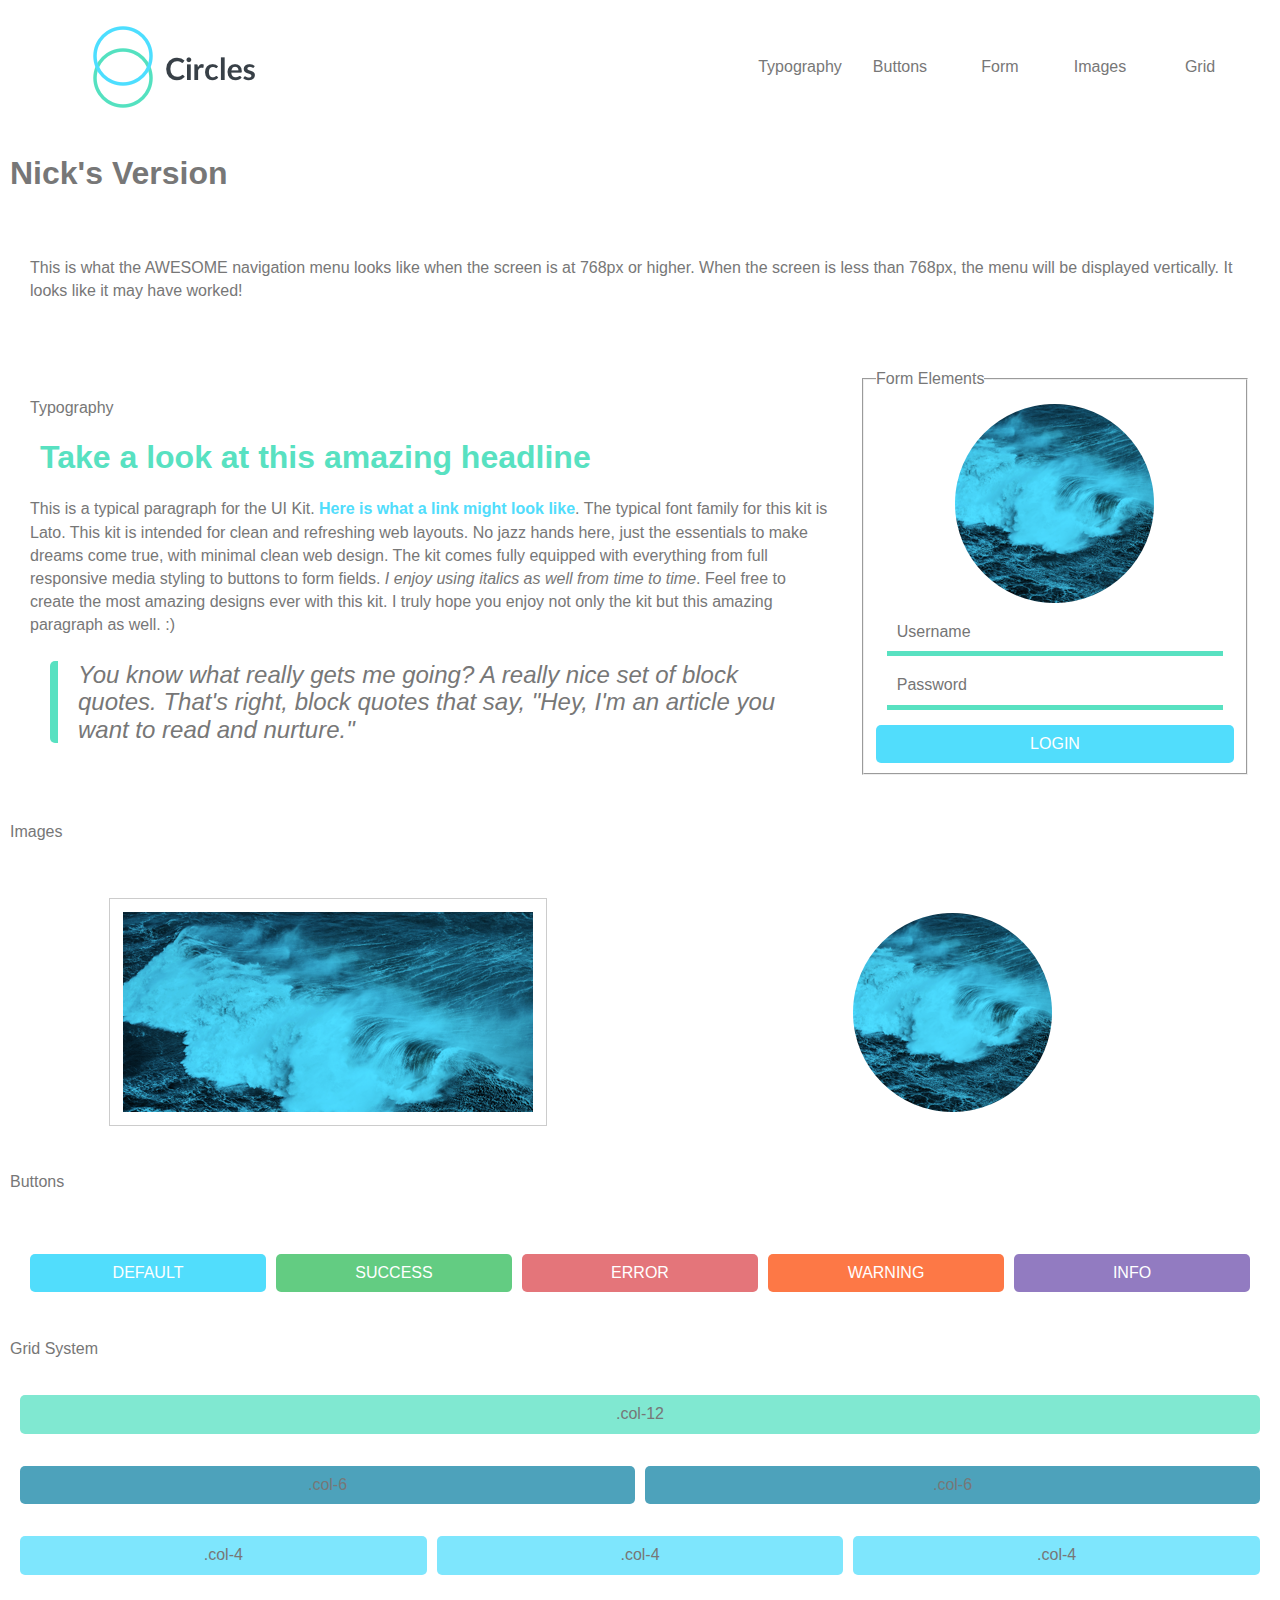
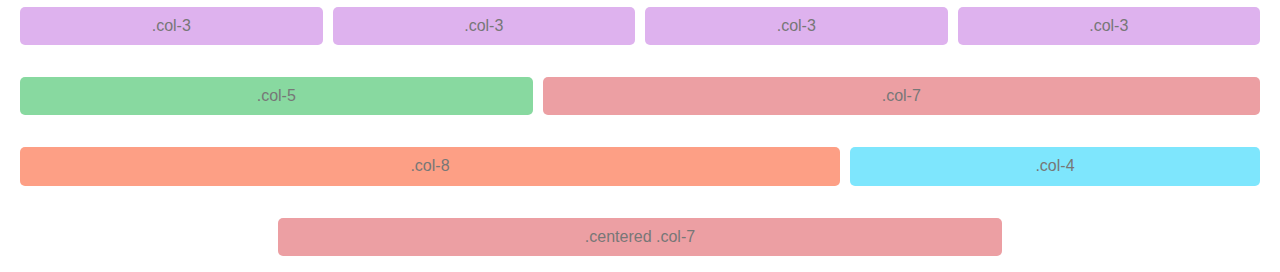
<file: index.html>
<!doctype html>
<html lang="en">

<head>
  <meta charset="utf-8">
  <title>Nick's Circles U Styleguide</title>
  <meta name="viewport" content="width=device-width, initial-scale=1">
  <link rel="stylesheet" href="css/styles.css">
</head>

<body class="container">
  <header class="row">
    <div class="col-3">
      <a class="link" href="/">
        <img class="img img-logo" alt="circles logo" src="images/logo.png">
      </a>
   
    </div>
    <div class="col-9">
      <nav class="nav">
        <a class="nav-link" href="#type">Typography</a>
        <a class="nav-link" href="#buttons">Buttons</a>
        <a class="nav-link" href="#forms">Form</a>
        <a class="nav-link" href="#images">Images</a>
        <a class="nav-link" href="#grid">Grid</a>
      </nav>
    </div>
    
  </header>
  <h1>Nick's Version</h1>
  <div class="row">
    <div class="col-12">
      <div class="card">
        <p>This is what the AWESOME navigation menu looks like when the screen is at 768px or higher. When the screen is less
          than 768px,
          the menu will be displayed vertically.  It looks like it may have worked!</p>
      </div>
    </div>
  </div>

  <div class="row">
    <div class="col-8">
      <div class="card">
        <h4 id="type" class="headline-secondary">Typography</h4>
        <h1 class="headline-primary">Take a look at this amazing headline</h1>
        <p>This is a typical paragraph for the UI Kit. <a href="#" class="link">Here is what a link might look like</a>.
          The
          typical font family for this kit is Lato. This kit is intended for clean and refreshing web layouts.
          No jazz hands here, just the essentials to make dreams come true, with minimal clean web design. The kit comes
          fully equipped with everything from full responsive media styling to buttons to form fields. <em>I enjoy using
            italics as well from time to time</em>.
          Feel free to create the most amazing designs ever with this kit. I truly hope you enjoy not only the kit but
          this
          amazing paragraph as well. :)</p>
        <blockquote class="blockquote">You know what really gets me going? A really nice set of block quotes. That's
          right, block quotes that say, "Hey,
          I'm an article you want to read and nurture."</blockquote>
      </div>
    </div>
    <div class="col-4">
      <form class="form">
        <fieldset>
        <legend id="forms" class="headline-secondary">Form Elements</legend>
        <img class="img-avatar" src="images/avatar.png" alt="Avatar">
        <label class="hidden" for="username">Username:</label>
        <input class="input" type="text" id="username" placeholder="Username">
        <label class="hidden" for="password">Password:</label>
        <input class="input" type="password" id="password" placeholder="Password">
        <button class="btn default" type="submit" value="Login">Login</button>
      </fieldset>
      </form>
    </div>
  </div>

  <h4 id="images" class="headline-secondary">Images</h4>

  <div class="row">
    <div class="col-6">
      <img class="img img-frame" src="images/image.png" alt="sample image">
    </div>
    <div class="col-6">
      <img class="img img-avatar" src="images/avatar.png" alt="Avatar">
    </div>
  </div>

  <h4 id="buttons" class="headline-secondary">Buttons</h4>

  <div class="row">
    <div class="col-12">
      <button class="btn default">default</button>
      <button class="btn success">success</button>
      <button class="btn error">error</button>
      <button class="btn warning">warning</button>
      <button class="btn info">info</button>
    </div>
  </div>

  <h4 id="grid" class="headline-secondary">Grid System</h4>

  <div class="row">
    <div class="col-12 theme">.col-12</div>
  </div>
  <div class="row">
    <div class="col-6 theme">.col-6</div>
    <div class="col-6 theme">.col-6</div>
  </div>
  <div class="row">
    <div class="col-4 theme">.col-4</div>
    <div class="col-4 theme">.col-4</div>
    <div class="col-4 theme">.col-4</div>
  </div>
  <div class="row">
    <div class="col-3 theme">.col-3</div>
    <div class="col-3 theme">.col-3</div>
    <div class="col-3 theme">.col-3</div>
    <div class="col-3 theme">.col-3</div>
  </div>
  <div class="row">
    <div class="col-5 theme">.col-5</div>
    <div class="col-7 theme">.col-7</div>
  </div>
  <div class="row">
    <div class="col-8 theme">.col-8</div>
    <div class="col-4 theme">.col-4</div>
  </div>
  <div class="row">
    <div class="col-7 theme centered">.centered .col-7</div>
  </div>

</body>

</html>
</file>
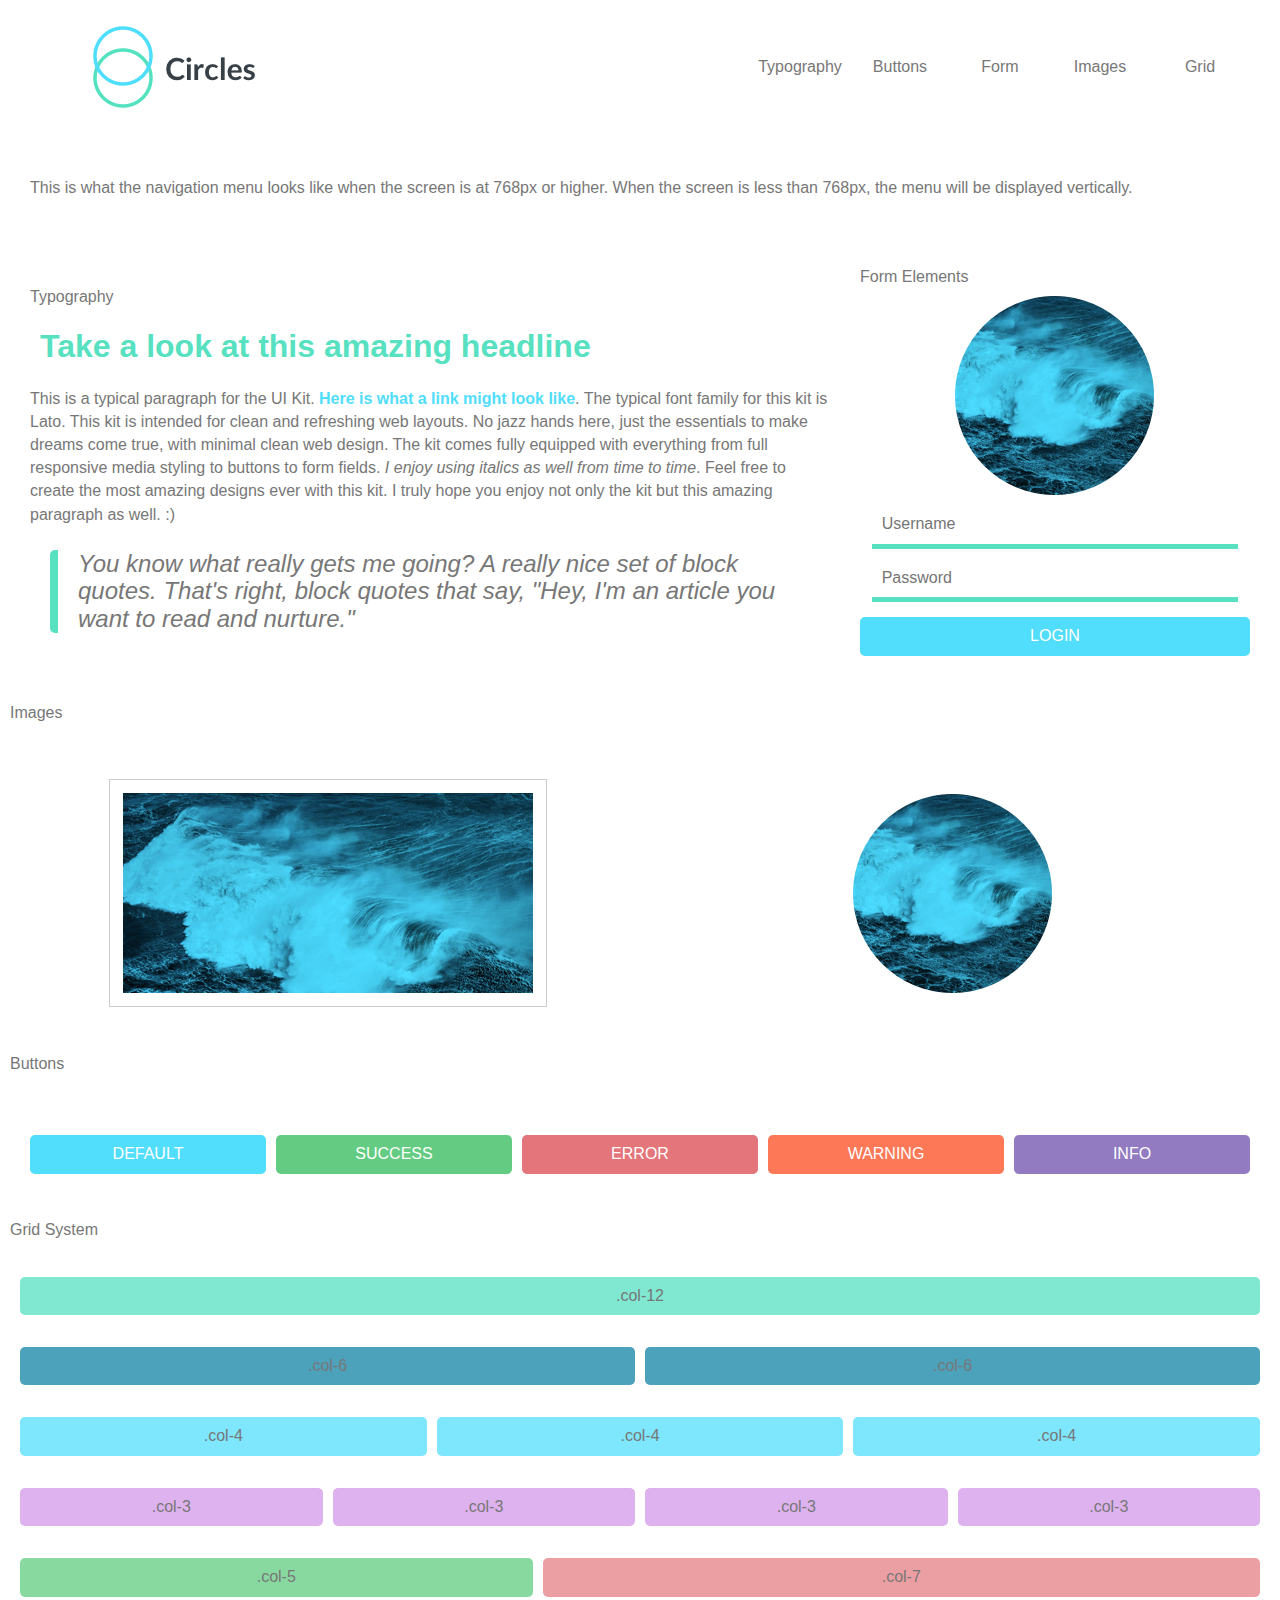
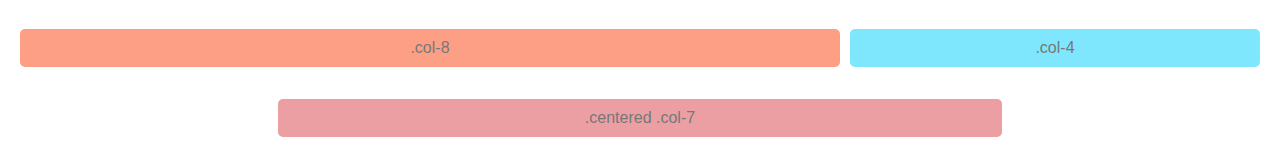
<file: style_guide_v7/resources/index.html>
<!doctype html>
<html lang="en">

<head>
    <meta charset="utf-8">
    <title>Circles UI Kit</title>
    <meta name="viewport" content="width=device-width, initial-scale=1">
    <link rel="stylesheet" href="css/normalize.css">
    <link rel="stylesheet" href="css/styles.css">
</head>

<body class="container">
    <header class="row">
        <div class="col-3">
            <a class="link" href="/">
                <img class="img-logo" alt="circles logo" src="../images/logo.png">
            </a>
        </div>
        <div class="col-9">
            <nav class="nav">
                <a class="nav-link" href="#type">Typography</a>
                <a class="nav-link" href="#buttons">Buttons</a>
                <a class="nav-link" href="#forms">Form</a>
                <a class="nav-link" href="#images">Images</a>
                <a class="nav-link" href="#grid">Grid</a>
            </nav>
        </div>
    </header>

    <div class="row">
        <div class="col-12">
            <div class="card">
                <p>This is what the navigation menu looks like when the screen is at 768px or higher. When the screen is
                    less
                    than 768px,
                    the menu will be displayed vertically.</p>
            </div>
        </div>
    </div>

    <div class="row">
        <div class="col-8">
            <div class="card">
                <h4 id="type" class="headline-secondary">Typography</h4>
                <h1 class="headline-primary">Take a look at this amazing headline</h1>
                <p>This is a typical paragraph for the UI Kit. <a href="#" class="link">Here is what a link might look
                        like</a>.
                    The
                    typical font family for this kit is Lato. This kit is intended for clean and refreshing web layouts.
                    No jazz hands here, just the essentials to make dreams come true, with minimal clean web design. The
                    kit comes
                    fully equipped with everything from full responsive media styling to buttons to form fields. <em>I
                        enjoy using
                        italics as well from time to time</em>.
                    Feel free to create the most amazing designs ever with this kit. I truly hope you enjoy not only the
                    kit but
                    this
                    amazing paragraph as well. :)</p>
                <blockquote class="blockquote">You know what really gets me going? A really nice set of block quotes.
                    That's
                    right, block quotes that say, "Hey,
                    I'm an article you want to read and nurture."</blockquote>
            </div>
        </div>
        <div class="col-4">
            <form class="form">
                <legend id="forms" class="headline-secondary">Form Elements</legend>
                <img class="img-avatar" src="../images/avatar.png" alt="Avatar">
                <label class="hidden" for="username">Username:</label>
                <input class="input" type="text" id="username" placeholder="Username">
                <label class="hidden" for="password">Password:</label>
                <input class="input" type="password" id="password" placeholder="Password">
                <button class="btn default" type="submit" value="Login">Login</button>
            </form>
        </div>
    </div>

    <h4 id="images" class="headline-secondary">Images</h4>

    <div class="row">
        <div class="col-6">
            <img class="img-frame" src="../images/image.png" alt="sample image">
        </div>
        <div class="col-6">
            <img class="img-avatar" src="../images/avatar.png" alt="Avatar">
        </div>
    </div>

    <h4 id="buttons" class="headline-secondary">Buttons</h4>

    <div class="row">
        <div class="col-12">
            <button class="btn default">default</button>
            <button class="btn success">success</button>
            <button class="btn error">error</button>
            <button class="btn warning">warning</button>
            <button class="btn info">info</button>
        </div>
    </div>

    <h4 id="grid" class="headline-secondary">Grid System</h4>

    <div class="row">
        <div class="col-12 theme">.col-12</div>
    </div>
    <div class="row">
        <div class="col-6 theme">.col-6</div>
        <div class="col-6 theme">.col-6</div>
    </div>
    <div class="row">
        <div class="col-4 theme">.col-4</div>
        <div class="col-4 theme">.col-4</div>
        <div class="col-4 theme">.col-4</div>
    </div>
    <div class="row">
        <div class="col-3 theme">.col-3</div>
        <div class="col-3 theme">.col-3</div>
        <div class="col-3 theme">.col-3</div>
        <div class="col-3 theme">.col-3</div>
    </div>
    <div class="row">
        <div class="col-5 theme">.col-5</div>
        <div class="col-7 theme">.col-7</div>
    </div>
    <div class="row">
        <div class="col-8 theme">.col-8</div>
        <div class="col-4 theme">.col-4</div>
    </div>
    <div class="row">
        <div class="col-7 theme centered">.centered .col-7</div>
    </div>

</body>

</html>
</file>
<file: css/styles.css>
/*=====================================*/
/*   Sub-Folder Imports   */
/*=====================================*/
/*=====================================*/
/*   Utilities Imports   */
/*=====================================*/
/* ============================================= */
/*              Variables                     */
/* ============================================= */
/* ============================================= */
/*              Mixins                     */
/* ============================================= */
/*=====================================*/
/*   Base Imports   */
/*=====================================*/
/*! normalize.css v8.0.1 | MIT License | github.com/necolas/normalize.css */
/* Document
   ========================================================================== */
/**
 * 1. Correct the line height in all browsers.
 * 2. Prevent adjustments of font size after orientation changes in iOS.
 */
html {
  line-height: 1.15;
  /* 1 */
  -webkit-text-size-adjust: 100%;
  /* 2 */
}

/* Sections
   ========================================================================== */
/**
 * Remove the margin in all browsers.
 */
body {
  margin: 0;
}

/**
 * Render the `main` element consistently in IE.
 */
main {
  display: block;
}

/**
 * Correct the font size and margin on `h1` elements within `section` and
 * `article` contexts in Chrome, Firefox, and Safari.
 */
h1 {
  font-size: 2em;
  margin: 0.67em 0;
}

/* Grouping content
   ========================================================================== */
/**
 * 1. Add the correct box sizing in Firefox.
 * 2. Show the overflow in Edge and IE.
 */
hr {
  box-sizing: content-box;
  /* 1 */
  height: 0;
  /* 1 */
  overflow: visible;
  /* 2 */
}

/**
 * 1. Correct the inheritance and scaling of font size in all browsers.
 * 2. Correct the odd `em` font sizing in all browsers.
 */
pre {
  font-family: monospace, monospace;
  /* 1 */
  font-size: 1em;
  /* 2 */
}

/* Text-level semantics
   ========================================================================== */
/**
 * Remove the gray background on active links in IE 10.
 */
a {
  background-color: transparent;
}

/**
 * 1. Remove the bottom border in Chrome 57-
 * 2. Add the correct text decoration in Chrome, Edge, IE, Opera, and Safari.
 */
abbr[title] {
  border-bottom: none;
  /* 1 */
  text-decoration: underline;
  /* 2 */
  text-decoration: underline dotted;
  /* 2 */
}

/**
 * Add the correct font weight in Chrome, Edge, and Safari.
 */
b,
strong {
  font-weight: bolder;
}

/**
 * 1. Correct the inheritance and scaling of font size in all browsers.
 * 2. Correct the odd `em` font sizing in all browsers.
 */
code,
kbd,
samp {
  font-family: monospace, monospace;
  /* 1 */
  font-size: 1em;
  /* 2 */
}

/**
 * Add the correct font size in all browsers.
 */
small {
  font-size: 80%;
}

/**
 * Prevent `sub` and `sup` elements from affecting the line height in
 * all browsers.
 */
sub,
sup {
  font-size: 75%;
  line-height: 0;
  position: relative;
  vertical-align: baseline;
}

sub {
  bottom: -0.25em;
}

sup {
  top: -0.5em;
}

/* Embedded content
   ========================================================================== */
/**
 * Remove the border on images inside links in IE 10.
 */
img {
  border-style: none;
}

/* Forms
   ========================================================================== */
/**
 * 1. Change the font styles in all browsers.
 * 2. Remove the margin in Firefox and Safari.
 */
button,
input,
optgroup,
select,
textarea {
  font-family: inherit;
  /* 1 */
  font-size: 100%;
  /* 1 */
  line-height: 1.15;
  /* 1 */
  margin: 0;
  /* 2 */
}

/**
 * Show the overflow in IE.
 * 1. Show the overflow in Edge.
 */
button,
input {
  /* 1 */
  overflow: visible;
}

/**
 * Remove the inheritance of text transform in Edge, Firefox, and IE.
 * 1. Remove the inheritance of text transform in Firefox.
 */
button,
select {
  /* 1 */
  text-transform: none;
}

/**
 * Correct the inability to style clickable types in iOS and Safari.
 */
button,
[type="button"],
[type="reset"],
[type="submit"] {
  -webkit-appearance: button;
}

/**
 * Remove the inner border and padding in Firefox.
 */
button::-moz-focus-inner,
[type="button"]::-moz-focus-inner,
[type="reset"]::-moz-focus-inner,
[type="submit"]::-moz-focus-inner {
  border-style: none;
  padding: 0;
}

/**
 * Restore the focus styles unset by the previous rule.
 */
button:-moz-focusring,
[type="button"]:-moz-focusring,
[type="reset"]:-moz-focusring,
[type="submit"]:-moz-focusring {
  outline: 1px dotted ButtonText;
}

/**
 * Correct the padding in Firefox.
 */
fieldset {
  padding: 0.35em 0.75em 0.625em;
}

/**
 * 1. Correct the text wrapping in Edge and IE.
 * 2. Correct the color inheritance from `fieldset` elements in IE.
 * 3. Remove the padding so developers are not caught out when they zero out
 *    `fieldset` elements in all browsers.
 */
legend {
  box-sizing: border-box;
  /* 1 */
  color: inherit;
  /* 2 */
  display: table;
  /* 1 */
  max-width: 100%;
  /* 1 */
  padding: 0;
  /* 3 */
  white-space: normal;
  /* 1 */
}

/**
 * Add the correct vertical alignment in Chrome, Firefox, and Opera.
 */
progress {
  vertical-align: baseline;
}

/**
 * Remove the default vertical scrollbar in IE 10+.
 */
textarea {
  overflow: auto;
}

/**
 * 1. Add the correct box sizing in IE 10.
 * 2. Remove the padding in IE 10.
 */
[type="checkbox"],
[type="radio"] {
  box-sizing: border-box;
  /* 1 */
  padding: 0;
  /* 2 */
}

/**
 * Correct the cursor style of increment and decrement buttons in Chrome.
 */
[type="number"]::-webkit-inner-spin-button,
[type="number"]::-webkit-outer-spin-button {
  height: auto;
}

/**
 * 1. Correct the odd appearance in Chrome and Safari.
 * 2. Correct the outline style in Safari.
 */
[type="search"] {
  -webkit-appearance: textfield;
  /* 1 */
  outline-offset: -2px;
  /* 2 */
}

/**
 * Remove the inner padding in Chrome and Safari on macOS.
 */
[type="search"]::-webkit-search-decoration {
  -webkit-appearance: none;
}

/**
 * 1. Correct the inability to style clickable types in iOS and Safari.
 * 2. Change font properties to `inherit` in Safari.
 */
::-webkit-file-upload-button {
  -webkit-appearance: button;
  /* 1 */
  font: inherit;
  /* 2 */
}

/* Interactive
   ========================================================================== */
/*
 * Add the correct display in Edge, IE 10+, and Firefox.
 */
details {
  display: block;
}

/*
 * Add the correct display in all browsers.
 */
summary {
  display: list-item;
}

/* Misc
   ========================================================================== */
/**
 * Add the correct display in IE 10+.
 */
template {
  display: none;
}

/**
 * Add the correct display in IE 10.
 */
[hidden] {
  display: none;
}

/* ============================================= */
/*              Base styles                      */
/* ============================================= */
* {
  font-family: 'Lato', sans-serif;
  color: #777;
  box-sizing: border-box;
}

p {
  line-height: 1.45em;
}

a {
  text-decoration: none;
}

/* ============================================= */
/*              Typography                       */
/* ============================================= */
.headline-primary {
  color: #58e1c1;
  margin-left: 10px;
}

.headline-secondary {
  font-weight: 300;
  color: #777;
}

.link {
  color: #51ddfc;
  font-weight: 700;
}

.blockquote {
  font-size: 1.5em;
  font-weight: 300;
  font-style: italic;
  margin-left: 20px;
  padding-left: 20px;
  border-left: 8px solid #58e1c1;
  border-radius: 5px;
}

/*=====================================*/
/*   Components Imports */
/*=====================================*/
/* ============================================= */
/*              Buttons                          */
/* ============================================= */
.btn {
  margin-top: 15px;
  width: 100%;
  color: #fff;
  border: none;
  padding: 10px 0;
  text-transform: uppercase;
  border-radius: 5px;
}

.default {
  background-color: #51ddfc;
}

.default:hover {
  background-color: #9cecfd;
  transition: 0.5s;
}

.success {
  background-color: #63CC82;
}

.success:hover {
  background-color: #9ddfb0;
  transition: 0.5s;
}

.info {
  background-color: #927bc1;
}

.info:hover {
  background-color: #bdafd9;
  transition: 0.5s;
}

.error {
  background-color: #e4757a;
}

.error:hover {
  background-color: #f1b5b8;
  transition: 0.5s;
}

.warning {
  background-color: #FD7846;
}

.warning:hover {
  background-color: #feaf92;
  transition: 0.5s;
}

/* ============================================= */
/*              Forms                            */
/* ============================================= */
.form {
  flex-basis: 100%;
}

.input {
  display: block;
  width: 94%;
  margin: 10px auto 0;
  border: none;
  padding: 10px;
  border-bottom: 5px solid #58e1c1;
}

.hidden {
  position: absolute;
  left: -10000px;
  top: auto;
  width: 1px;
  height: 1px;
  overflow: hidden;
}

/* ============================================= */
/*              Navigation                       */
/* ============================================= */
.nav {
  padding-left: 0;
  flex-basis: 100%;
  display: flex;
  flex-direction: column;
}

.nav .nav-link {
  text-align: center;
  border-radius: 5px;
  padding: 10px 0;
  display: block;
  width: 100%;
  transition: background-color .2s ease-in-out,  color .2s ease-in-out;
}

.nav .nav-link:hover {
  color: #fff;
  background-color: #58e1c1;
}

/* ============================================= */
/*              Images                           */
/* ============================================= */
.img-avatar {
  display: block;
  margin-left: auto;
  margin-right: auto;
  margin-top: 10px;
  max-width: 100%;
  max-height: 100%;
}

.img-frame {
  display: block;
  margin-left: auto;
  margin-right: auto;
  margin-top: 10px;
  max-width: 100%;
  padding: 13px;
  border: 1px solid #ccc;
}

.img-logo {
  display: block;
  margin-left: auto;
  margin-right: auto;
}

/* ============================================= */
/*              Grid System                      */
/* ============================================= */
.container {
  padding: 0 10px;
}

.row {
  display: flex;
  flex-direction: column;
  padding: 1em 10px;
}

[class^=col] {
  margin-top: 10px;
  flex-basis: 100%;
  min-height: 25px;
  padding: 10px;
  border-radius: 5px;
}

.theme.col-1 {
  background-color: #927bc1;
}

.theme.col-2 {
  background-color: #FD7846;
}

.theme.col-3 {
  background-color: #deb2ee;
}

.theme.col-4 {
  background-color: #7ee6fd;
}

.theme.col-5 {
  background-color: #88d9a0;
}

.theme.col-6 {
  background-color: #4da2bb;
}

.theme.col-7 {
  background-color: #ec9fa3;
}

.theme.col-8 {
  background-color: #fd9f85;
}

.theme.col-9 {
  background-color: #e4757a;
}

.theme.col-10 {
  background-color: #63CC82;
}

.theme.col-11 {
  background-color: #51ddfc;
}

.theme.col-12 {
  background-color: #80e8d1;
}

.card {
  flex-basis: 100%;
}

/* ============================================= */
/*              Media Queries                    */
/* ============================================= */
@media (min-width: 768px) {
  .container {
    max-width: 1400px;
    display: block;
    margin-left: auto;
    margin-right: auto;
  }
  .centered {
    display: block;
    margin-left: auto;
    margin-right: auto;
  }
  .row {
    flex-direction: row;
  }
  [class^=col] {
    display: flex;
    justify-content: center;
    margin-top: 0;
    align-items: center;
  }
  [class^=col] + [class^=col] {
    margin-left: 10px;
  }
  .col-1 {
    flex-basis: 8.33%;
  }
  .col-2 {
    flex-basis: 16.67%;
  }
  .col-3 {
    flex-basis: 25.00%;
  }
  .col-4 {
    flex-basis: 33.33%;
  }
  .col-5 {
    flex-basis: 41.67%;
  }
  .col-6 {
    flex-basis: 50.00%;
  }
  .col-7 {
    flex-basis: 58.33%;
  }
  .col-8 {
    flex-basis: 66.67%;
  }
  .col-9 {
    flex-basis: 75.00%;
  }
  .col-10 {
    flex-basis: 83.33%;
  }
  .col-11 {
    flex-basis: 91.67%;
  }
  .col-12 {
    flex-basis: 100%;
  }
  .nav {
    flex-direction: row;
    justify-content: flex-end;
    align-items: center;
  }
  .nav-link {
    flex-basis: 100px;
  }
  .btn {
    padding: 10px 30px;
  }
  .btn + .btn {
    margin-left: 10px;
  }
  .logo {
    margin-left: initial;
    margin-right: initial;
  }
}
</file>
<file: style_guide_v7/resources/css/styles.css>
/* ============================================= */
/*              Base styles                      */
/* ============================================= */

* {
  font-family: 'Lato', sans-serif;
  color: #777;
  box-sizing: border-box;
}

p {
  line-height: 1.45em;
}

a {
  text-decoration: none;
}


/* ============================================= */
/*              Typography                       */
/* ============================================= */

.headline-primary {
  color: #58e1c1;
  margin-left: 10px;
}

.headline-secondary {
  font-weight: 300;
  color: #777;
}

.link {
  color: #51ddfc;
  font-weight: 700;
}

.blockquote {
  font-size: 1.5em;
  font-weight: 300;
  font-style: italic;
  margin-left: 20px;
  padding-left: 20px;
  border-left: 8px solid #58e1c1;
  border-radius: 5px;
}


/* ============================================= */
/*              Grid System                      */
/* ============================================= */

.container {
  padding: 0 10px;
}

.row {
  display: flex;
  flex-direction: column;
  padding: 1em 10px;
}

[class^=col] {
  margin-top: 10px;
  flex-basis: 100%;
  min-height: 25px;
  padding: 10px;
  border-radius: 5px;
}

.theme.col-1 {
  background-color: #927bc1;
}

.theme.col-2 {
  background-color: #fd7856;
}

.theme.col-3 {
  background-color: #deb2ee;
}

.theme.col-4 {
  background-color: #7ee6fd;
}

.theme.col-5 {
  background-color: #88d9a0;
}

.theme.col-6 {
  background-color: #4da2bb;
}

.theme.col-7 {
  background-color: #ec9fa3;
}

.theme.col-8 {
  background-color: #fd9f85;
}

.theme.col-9 {
  background-color: #e4757a;
}

.theme.col-10 {
  background-color: #63cc82;
}

.theme.col-11 {
  background-color: #51ddfc;
}

.theme.col-12 {
  background-color: #80e8d1;
}

.card {
  flex-basis: 100%;
}


/* ============================================= */
/*              Navigation                       */
/* ============================================= */

.nav {
  padding-left: 0;
  flex-basis: 100%;
  display: flex;
  flex-direction: column;
}

.nav-link {
  text-align: center;
  border-radius: 5px;
  padding: 10px 0;
  display: block;
  width: 100%;
  transition: 
    background-color .2s ease-in-out, 
    color .2s ease-in-out;
}

.nav-link:hover {
  color: #fff;
  background-color: #58e1c1;
}


/* ============================================= */
/*              Buttons                          */
/* ============================================= */

.btn {
  margin-top: 15px;
  width: 100%;
  color: #fff;
  border: none;
  padding: 10px 0;
  text-transform: uppercase;
  border-radius: 5px;
}

.default {
  background-color: #51ddfc;
}

.error {
  background-color: #e4757a;
}

.info {
  background-color: #927bc1;
}

.success {
  background-color: #63cc82;
}

.warning {
  background-color: #fd7856;
}


/* ============================================= */
/*              Forms                            */
/* ============================================= */

.form {
  flex-basis: 100%;
}

.input{
  display: block;
  width: 94%;
  margin: 10px auto 0;
  border: none;
  padding: 10px;
  border-bottom: 5px solid #58e1c1;
}

.hidden {
  position:absolute;
  left:-10000px;
  top:auto;
  width:1px;
  height:1px;
  overflow:hidden;
}


/* ============================================= */
/*              Images                           */
/* ============================================= */

.img-avatar {
  display: block;
  margin-left: auto;
  margin-right: auto;
  margin-top: 10px;
  max-width: 100%; 
  max-height: 100%;
}

.img-frame {
  display: block;
  margin-left: auto;
  margin-right: auto;
  margin-top: 10px;
  max-width: 100%;
  padding: 13px;
  border: 1px solid #ccc;
}

.img-logo {
  display: block;
  margin-left: auto;
  margin-right: auto;
}


/* ============================================= */
/*              Media Queries                    */
/* ============================================= */
@media (min-width: 768px) {

.container {
  max-width: 1400px;
  display: block;
  margin-left: auto;
  margin-right: auto;
}

.centered {
  display: block;
  margin-left: auto;
  margin-right: auto;
}

.row {
  flex-direction: row;
}

[class^=col] {
  display: flex;
  justify-content: center;
  margin-top: 0;
  align-items: center;
}

[class^=col] + [class^=col] {
  margin-left: 10px;
}

.col-1 {
  flex-basis: 8.33%;
}

.col-2 {
  flex-basis: 16.67%;
}

.col-3 {
  flex-basis: 25.00%;
}

.col-4 {
  flex-basis: 33.33%;
}

.col-5 {
  flex-basis: 41.67%;
}

.col-6 {
  flex-basis: 50.00%;
}

.col-7 {
  flex-basis: 58.33%;
}

.col-8 {
  flex-basis: 66.67%;
}

.col-9 {
  flex-basis: 75.00%
}

.col-10 {
  flex-basis: 83.33%;
}

.col-11 {
  flex-basis: 91.67%;
}

.col-12 {
  flex-basis: 100%;
}

.nav {
  flex-direction: row;
  justify-content: flex-end;
  align-items: center;
}

.nav-link {
  flex-basis: 100px;
}

.btn {
  padding: 10px 30px;
}

.btn + .btn {
  margin-left: 10px;
}

.logo {
  margin-left: initial;
  margin-right: initial;
}

}
</file>
